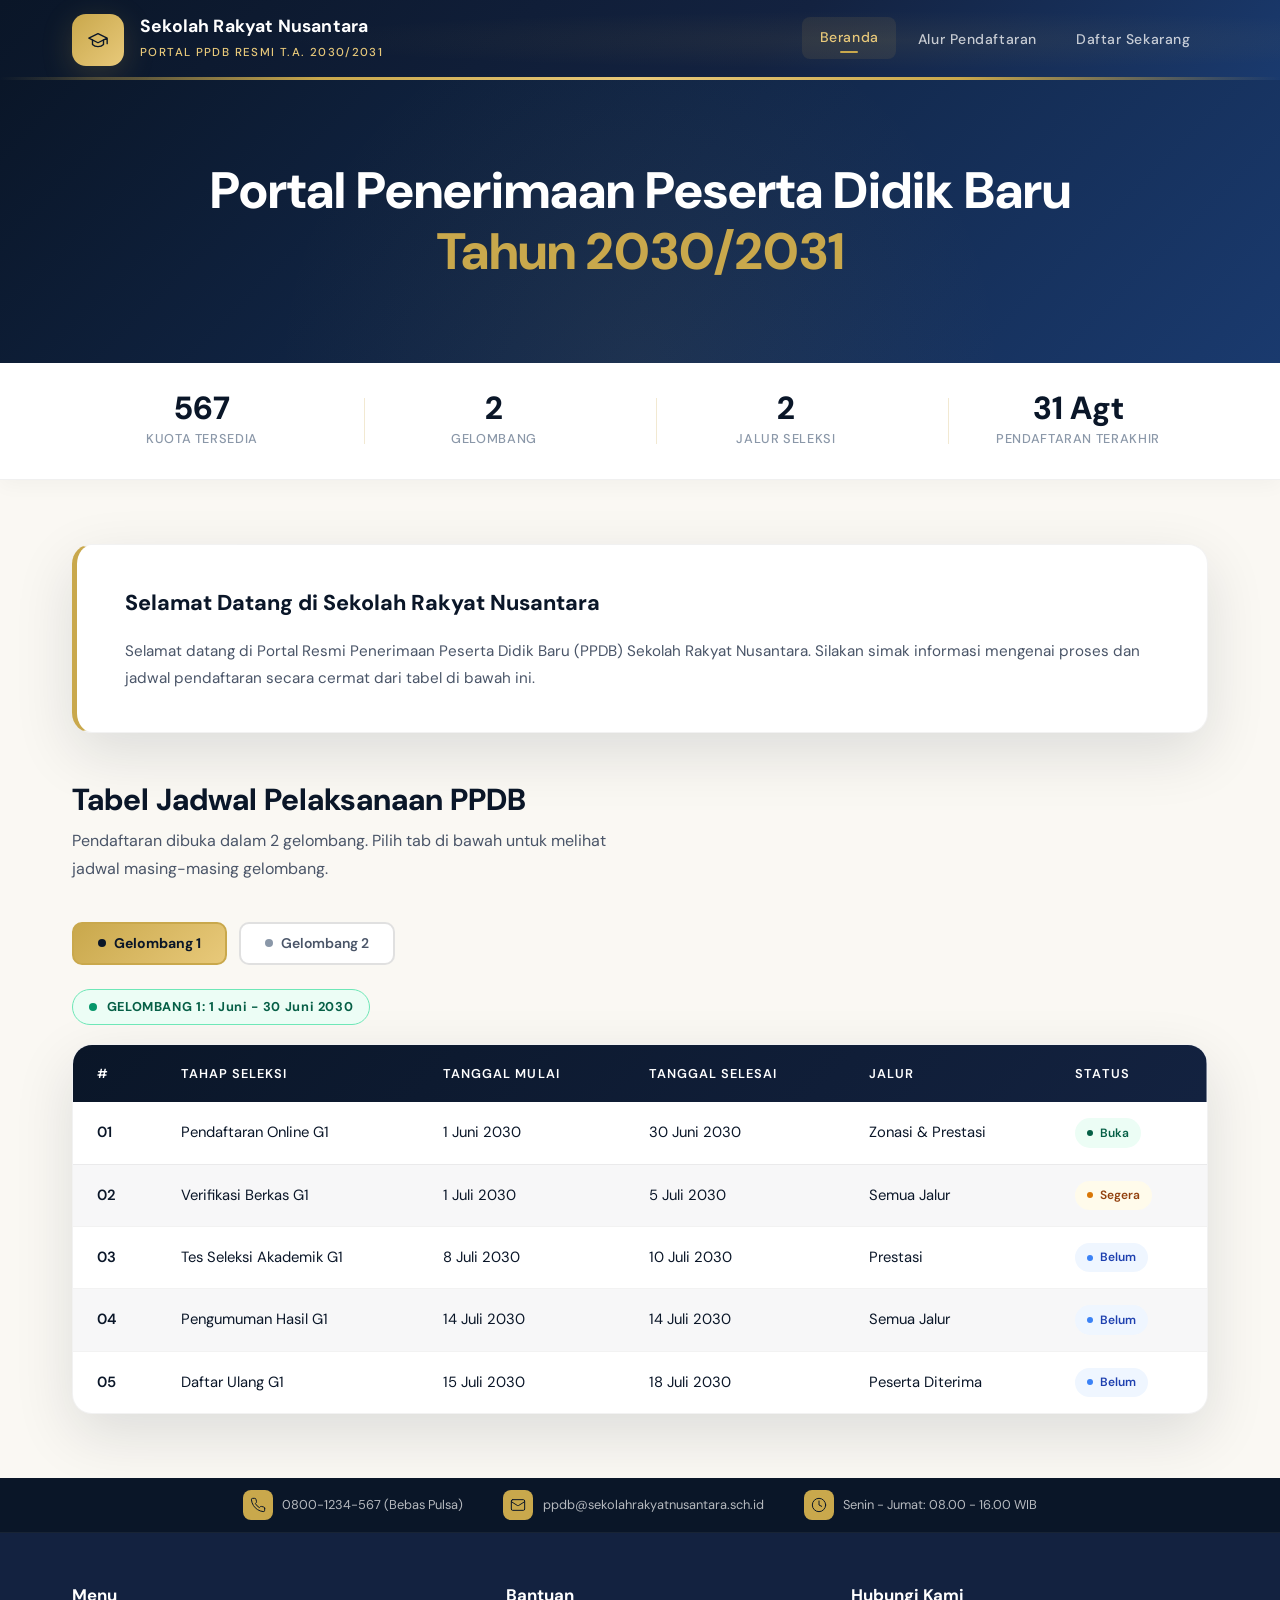
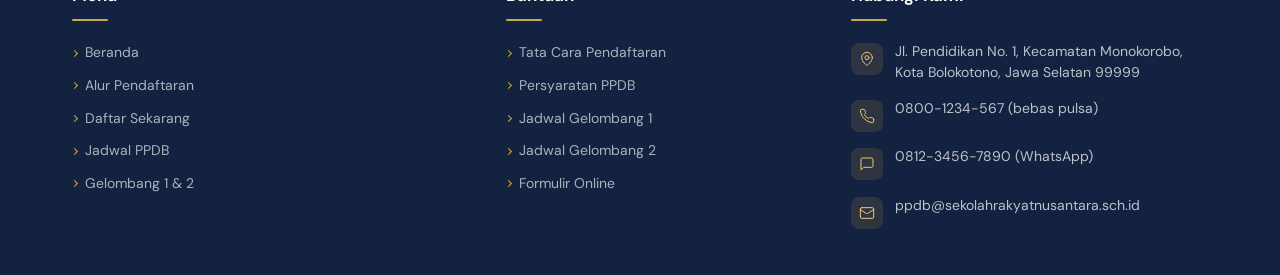
<file: index.html>
<!doctype html>
<html lang="id">
  <head>
    <meta charset="UTF-8" />
    <meta name="viewport" content="width=device-width, initial-scale=1.0" />
    <title>PPDB - Sekolah Rakyat Nusantara</title>
    <link rel="stylesheet" href="asset/css/style.css" />
  </head>
  <body>
    <header>
      <div class="header-inner">
        <div class="logo-wrap">
          <div class="logo-icon">
            <svg
              width="22"
              height="22"
              viewBox="0 0 24 24"
              fill="none"
              stroke="currentColor"
              stroke-width="1.5"
              stroke-linecap="round"
              stroke-linejoin="round"
            >
              <path d="M22 10v6M2 10l10-5 10 5-10 5z" />
              <path d="M6 12v5c3 3 9 3 12 0v-5" />
            </svg>
          </div>
          <div class="logo-text">
            <h1>Sekolah Rakyat Nusantara</h1>
            <span>Portal PPDB Resmi T.A. 2030/2031</span>
          </div>
        </div>
        <nav>
          <a href="index.html" class="active">Beranda</a>
          <a href="alur.html">Alur Pendaftaran</a>
          <a href="form.html">Daftar Sekarang</a>
        </nav>
      </div>
    </header>

    <section class="hero">
      <h2 class="fade-in">
        Portal Penerimaan Peserta Didik Baru<br /><em>Tahun 2030/2031</em>
      </h2>
    </section>

    <div class="stats-bar">
      <div class="stats-inner">
        <div class="stat-item">
          <div class="stat-number">567</div>
          <div class="stat-label">Kuota Tersedia</div>
        </div>
        <div class="stat-item">
          <div class="stat-number">2</div>
          <div class="stat-label">Gelombang</div>
        </div>
        <div class="stat-item">
          <div class="stat-number">2</div>
          <div class="stat-label">Jalur Seleksi</div>
        </div>
        <div class="stat-item">
          <div class="stat-number">31 Agt</div>
          <div class="stat-label">Pendaftaran Terakhir</div>
        </div>
      </div>
    </div>

    <main id="jadwal">
      <article class="welcome-card fade-in">
        <h3>Selamat Datang di Sekolah Rakyat Nusantara</h3>
        <p>
          Selamat datang di Portal Resmi Penerimaan Peserta Didik Baru (PPDB)
          Sekolah Rakyat Nusantara. Silakan simak informasi mengenai proses dan
          jadwal pendaftaran secara cermat dari tabel di bawah ini.
        </p>
      </article>

      <div class="section-header fade-in">
        <h3>Tabel Jadwal Pelaksanaan PPDB</h3>
        <p>
          Pendaftaran dibuka dalam 2 gelombang. Pilih tab di bawah untuk melihat
          jadwal masing-masing gelombang.
        </p>
      </div>

      <div class="tab-group">
        <button class="tab-btn active" id="tab1" onclick="switchTab(1)">
          Gelombang 1
        </button>
        <button class="tab-btn" id="tab2" onclick="switchTab(2)">
          Gelombang 2
        </button>
      </div>

      <div class="tab-panel active" id="panel1">
        <div class="gelombang-label g1">GELOMBANG 1: 1 Juni - 30 Juni 2030</div>
        <div class="table-card">
          <table>
            <thead>
              <tr>
                <th>#</th>
                <th>Tahap Seleksi</th>
                <th>Tanggal Mulai</th>
                <th>Tanggal Selesai</th>
                <th>Jalur</th>
                <th>Status</th>
              </tr>
            </thead>
            <tbody>
              <tr>
                <td>01</td>
                <td>Pendaftaran Online G1</td>
                <td>1 Juni 2030</td>
                <td>30 Juni 2030</td>
                <td>Zonasi & Prestasi</td>
                <td><span class="badge-status badge-open">Buka</span></td>
              </tr>
              <tr>
                <td>02</td>
                <td>Verifikasi Berkas G1</td>
                <td>1 Juli 2030</td>
                <td>5 Juli 2030</td>
                <td>Semua Jalur</td>
                <td><span class="badge-status badge-soon">Segera</span></td>
              </tr>
              <tr>
                <td>03</td>
                <td>Tes Seleksi Akademik G1</td>
                <td>8 Juli 2030</td>
                <td>10 Juli 2030</td>
                <td>Prestasi</td>
                <td><span class="badge-status badge-coming">Belum</span></td>
              </tr>
              <tr>
                <td>04</td>
                <td>Pengumuman Hasil G1</td>
                <td>14 Juli 2030</td>
                <td>14 Juli 2030</td>
                <td>Semua Jalur</td>
                <td><span class="badge-status badge-coming">Belum</span></td>
              </tr>
              <tr>
                <td>05</td>
                <td>Daftar Ulang G1</td>
                <td>15 Juli 2030</td>
                <td>18 Juli 2030</td>
                <td>Peserta Diterima</td>
                <td><span class="badge-status badge-coming">Belum</span></td>
              </tr>
            </tbody>
          </table>
        </div>
      </div>

      <div class="tab-panel" id="panel2">
        <div class="gelombang-label g2">
          GELOMBANG 2: 1 Agustus - 31 Agustus 2030
        </div>
        <div class="table-card">
          <table>
            <thead>
              <tr>
                <th>#</th>
                <th>Tahap Seleksi</th>
                <th>Tanggal Mulai</th>
                <th>Tanggal Selesai</th>
                <th>Jalur</th>
                <th>Status</th>
              </tr>
            </thead>
            <tbody>
              <tr>
                <td>01</td>
                <td>Pendaftaran Online G2</td>
                <td>1 Agustus 2030</td>
                <td>31 Agustus 2030</td>
                <td>Zonasi & Prestasi</td>
                <td><span class="badge-status badge-coming">Belum</span></td>
              </tr>
              <tr>
                <td>02</td>
                <td>Verifikasi Berkas G2</td>
                <td>1 Sept 2030</td>
                <td>5 Sept 2030</td>
                <td>Semua Jalur</td>
                <td><span class="badge-status badge-coming">Belum</span></td>
              </tr>
              <tr>
                <td>03</td>
                <td>Tes Seleksi Akademik G2</td>
                <td>8 Sept 2030</td>
                <td>10 Sept 2030</td>
                <td>Prestasi</td>
                <td><span class="badge-status badge-coming">Belum</span></td>
              </tr>
              <tr>
                <td>04</td>
                <td>Pengumuman Hasil G2</td>
                <td>15 Sept 2030</td>
                <td>15 Sept 2030</td>
                <td>Semua Jalur</td>
                <td><span class="badge-status badge-coming">Belum</span></td>
              </tr>
              <tr>
                <td>05</td>
                <td>Daftar Ulang G2</td>
                <td>16 Sept 2030</td>
                <td>19 Sept 2030</td>
                <td>Peserta Diterima</td>
                <td><span class="badge-status badge-coming">Belum</span></td>
              </tr>
            </tbody>
          </table>
        </div>
      </div>
    </main>

    <footer>
      <div class="footer-topbar">
        <div class="footer-topbar-inner">
          <div class="footer-topbar-item">
            <div class="tbi">
              <svg
                width="16"
                height="16"
                viewBox="0 0 24 24"
                fill="none"
                stroke="currentColor"
                stroke-width="1.5"
                stroke-linecap="round"
                stroke-linejoin="round"
              >
                <path
                  d="M22 16.92v3a2 2 0 0 1-2.18 2 19.79 19.79 0 0 1-8.63-3.07 19.5 19.5 0 0 1-5.99-5.99 19.79 19.79 0 0 1-3.07-8.63A2 2 0 0 1 4 2h3a2 2 0 0 1 2 1.72c.127.96.361 1.903.7 2.81a2 2 0 0 1-.45 2.11L8.09 9.91a16 16 0 0 0 6 6l1.27-1.27a2 2 0 0 1 2.11-.45c.907.339 1.85.573 2.81.7A2 2 0 0 1 22 16.92z"
                />
              </svg>
            </div>
            <span>0800-1234-567 (Bebas Pulsa)</span>
          </div>
          <div class="footer-topbar-item">
            <div class="tbi">
              <svg
                width="16"
                height="16"
                viewBox="0 0 24 24"
                fill="none"
                stroke="currentColor"
                stroke-width="1.5"
                stroke-linecap="round"
                stroke-linejoin="round"
              >
                <rect x="2" y="4" width="20" height="16" rx="2" />
                <path d="m22 7-8.97 5.7a1.94 1.94 0 0 1-2.06 0L2 7" />
              </svg>
            </div>
            <span>ppdb@sekolahrakyatnusantara.sch.id</span>
          </div>
          <div class="footer-topbar-item">
            <div class="tbi">
              <svg
                width="16"
                height="16"
                viewBox="0 0 24 24"
                fill="none"
                stroke="currentColor"
                stroke-width="1.5"
                stroke-linecap="round"
                stroke-linejoin="round"
              >
                <circle cx="12" cy="12" r="10" />
                <polyline points="12 6 12 12 16 14" />
              </svg>
            </div>
            <span>Senin - Jumat: 08.00 - 16.00 WIB</span>
          </div>
        </div>
      </div>
      <div class="footer-body">
        <div class="footer-col">
          <h5>Menu</h5>
          <ul class="footer-nav-list">
            <li><a href="index.html">Beranda</a></li>
            <li><a href="alur.html">Alur Pendaftaran</a></li>
            <li><a href="form.html">Daftar Sekarang</a></li>
            <li><a href="index.html#jadwal">Jadwal PPDB</a></li>
            <li><a href="form.html">Gelombang 1 & 2</a></li>
          </ul>
        </div>
        <div class="footer-col">
          <h5>Bantuan</h5>
          <ul class="footer-help-list">
            <li><a href="alur.html">Tata Cara Pendaftaran</a></li>
            <li><a href="alur.html">Persyaratan PPDB</a></li>
            <li><a href="index.html#jadwal">Jadwal Gelombang 1</a></li>
            <li><a href="index.html#jadwal">Jadwal Gelombang 2</a></li>
            <li><a href="form.html">Formulir Online</a></li>
          </ul>
        </div>
        <div class="footer-col">
          <h5>Hubungi Kami</h5>
          <div class="footer-contact-item">
            <div class="fci-icon">
              <svg
                width="16"
                height="16"
                viewBox="0 0 24 24"
                fill="none"
                stroke="currentColor"
                stroke-width="1.5"
                stroke-linecap="round"
                stroke-linejoin="round"
              >
                <path d="M20 10c0 6-8 12-8 12s-8-6-8-12a8 8 0 0 1 16 0Z" />
                <circle cx="12" cy="10" r="3" />
              </svg>
            </div>
            <span
              >Jl. Pendidikan No. 1, Kecamatan Monokorobo,<br />Kota Bolokotono,
              Jawa Selatan 99999</span
            >
          </div>
          <div class="footer-contact-item">
            <div class="fci-icon">
              <svg
                width="16"
                height="16"
                viewBox="0 0 24 24"
                fill="none"
                stroke="currentColor"
                stroke-width="1.5"
                stroke-linecap="round"
                stroke-linejoin="round"
              >
                <path
                  d="M22 16.92v3a2 2 0 0 1-2.18 2 19.79 19.79 0 0 1-8.63-3.07 19.5 19.5 0 0 1-5.99-5.99 19.79 19.79 0 0 1-3.07-8.63A2 2 0 0 1 4 2h3a2 2 0 0 1 2 1.72c.127.96.361 1.903.7 2.81a2 2 0 0 1-.45 2.11L8.09 9.91a16 16 0 0 0 6 6l1.27-1.27a2 2 0 0 1 2.11-.45c.907.339 1.85.573 2.81.7A2 2 0 0 1 22 16.92z"
                />
              </svg>
            </div>
            <a>0800-1234-567 (bebas pulsa)</a>
          </div>
          <div class="footer-contact-item">
            <div class="fci-icon">
              <svg
                width="16"
                height="16"
                viewBox="0 0 24 24"
                fill="none"
                stroke="currentColor"
                stroke-width="1.5"
                stroke-linecap="round"
                stroke-linejoin="round"
              >
                <path
                  d="M21 15a2 2 0 0 1-2 2H7l-4 4V5a2 2 0 0 1 2-2h14a2 2 0 0 1 2 2z"
                />
              </svg>
            </div>
            <a>0812-3456-7890 (WhatsApp)</a>
          </div>
          <div class="footer-contact-item">
            <div class="fci-icon">
              <svg
                width="16"
                height="16"
                viewBox="0 0 24 24"
                fill="none"
                stroke="currentColor"
                stroke-width="1.5"
                stroke-linecap="round"
                stroke-linejoin="round"
              >
                <rect x="2" y="4" width="20" height="16" rx="2" />
                <path d="m22 7-8.97 5.7a1.94 1.94 0 0 1-2.06 0L2 7" />
              </svg>
            </div>
            <a>ppdb@sekolahrakyatnusantara.sch.id</a>
          </div>
        </div>
      </div>
    </footer>

    <div id="notification" class="notification"></div>
    <script src="asset/javascript/script.js"></script>
  </body>
</html>
</file>
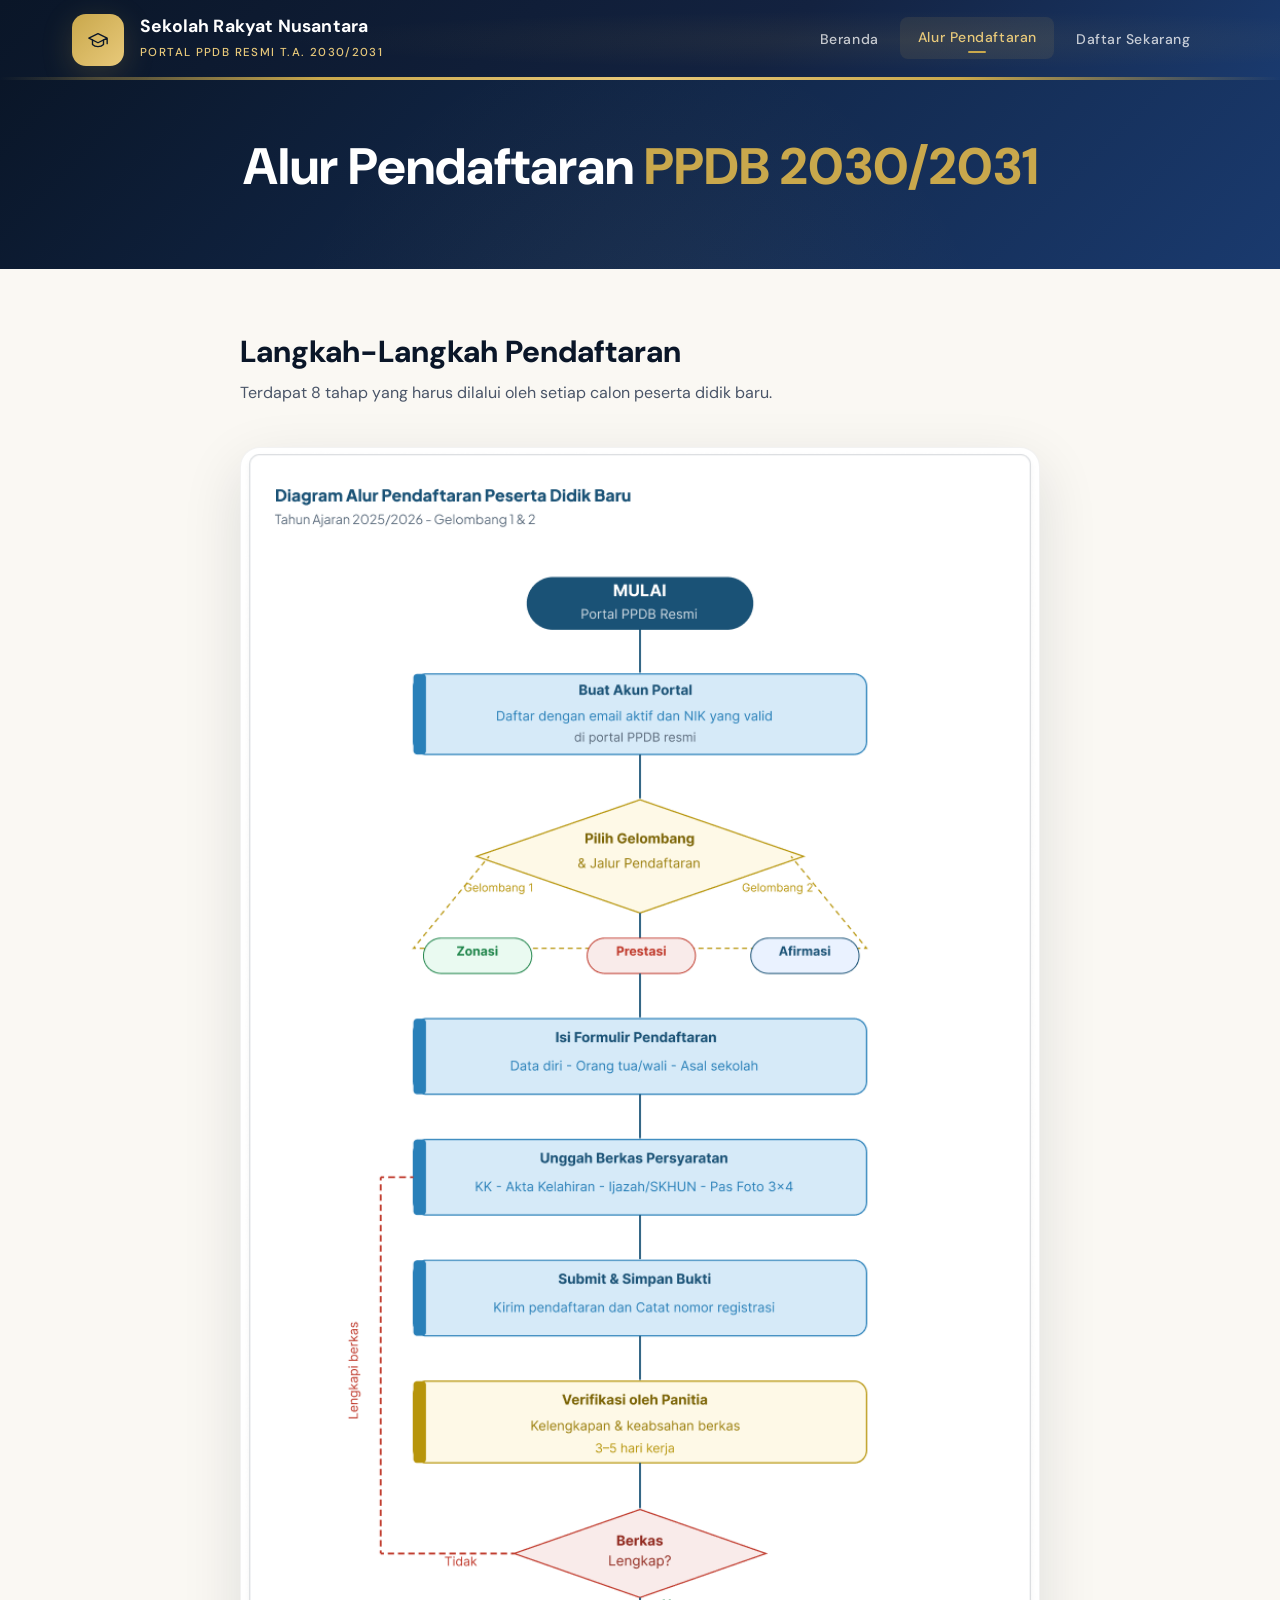
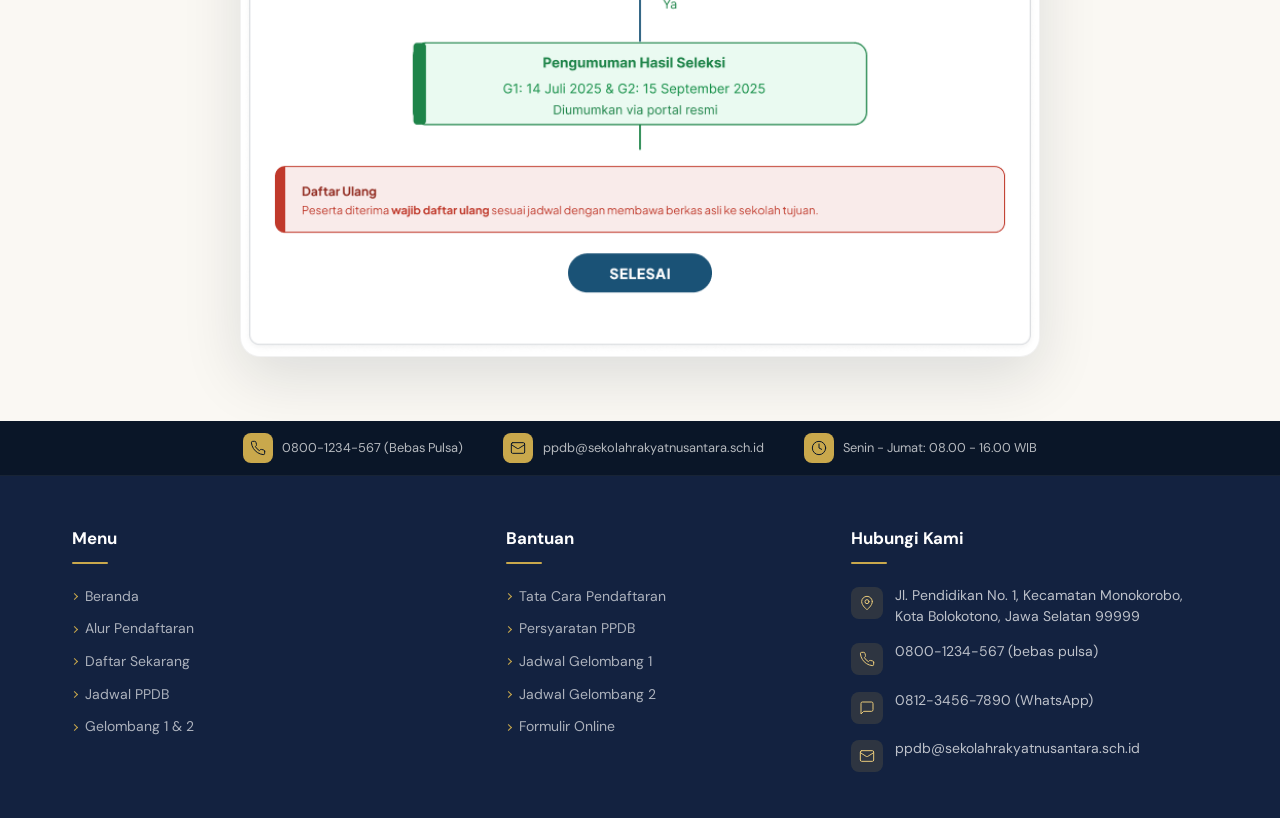
<file: alur.html>
<!doctype html>
<html lang="id">
  <head>
    <meta charset="UTF-8" />
    <meta name="viewport" content="width=device-width, initial-scale=1.0" />
    <title>Alur Pendaftaran - PPDB Sekolah Rakyat Nusantara</title>
    <link rel="stylesheet" href="asset/css/style.css" />
  </head>
  <body>
    <header>
      <div class="header-inner">
        <div class="logo-wrap">
          <div class="logo-icon">
            <svg
              width="22"
              height="22"
              viewBox="0 0 24 24"
              fill="none"
              stroke="currentColor"
              stroke-width="1.5"
              stroke-linecap="round"
              stroke-linejoin="round"
            >
              <path d="M22 10v6M2 10l10-5 10 5-10 5z" />
              <path d="M6 12v5c3 3 9 3 12 0v-5" />
            </svg>
          </div>
          <div class="logo-text">
            <h1>Sekolah Rakyat Nusantara</h1>
            <span>Portal PPDB Resmi T.A. 2030/2031</span>
          </div>
        </div>
        <nav>
          <a href="index.html">Beranda</a>
          <a href="alur.html" class="active">Alur Pendaftaran</a>
          <a href="form.html">Daftar Sekarang</a>
        </nav>
      </div>
    </header>

    <section class="hero mini">
      <h2 class="fade-in">Alur Pendaftaran <em>PPDB 2030/2031</em></h2>
    </section>

    <main>
      <div class="alur-grid">
        <div>
          <div class="section-header">
            <h3>Langkah-Langkah Pendaftaran</h3>
            <p>
              Terdapat 8 tahap yang harus dilalui oleh setiap calon peserta
              didik baru.
            </p>
          </div>

          <!-- Gambar ilustrasi dari folder asset/img/ -->
          <div class="alur-image-card">
            <img
              src="asset/gambar/gambar1.png"
              alt="Diagram Alur Pendaftaran PPDB Sekolah Rakyat Nusantara"
              onerror="
                this.style.display = 'none';
                document.getElementById('img-fallback').style.display = 'flex';
              "
            />
          </div>
        </div>
      </div>
    </main>

    <footer>
      <div class="footer-topbar">
        <div class="footer-topbar-inner">
          <div class="footer-topbar-item">
            <div class="tbi">
              <svg
                width="16"
                height="16"
                viewBox="0 0 24 24"
                fill="none"
                stroke="currentColor"
                stroke-width="1.5"
                stroke-linecap="round"
                stroke-linejoin="round"
              >
                <path
                  d="M22 16.92v3a2 2 0 0 1-2.18 2 19.79 19.79 0 0 1-8.63-3.07 19.5 19.5 0 0 1-5.99-5.99 19.79 19.79 0 0 1-3.07-8.63A2 2 0 0 1 4 2h3a2 2 0 0 1 2 1.72c.127.96.361 1.903.7 2.81a2 2 0 0 1-.45 2.11L8.09 9.91a16 16 0 0 0 6 6l1.27-1.27a2 2 0 0 1 2.11-.45c.907.339 1.85.573 2.81.7A2 2 0 0 1 22 16.92z"
                />
              </svg>
            </div>
            <span>0800-1234-567 (Bebas Pulsa)</span>
          </div>
          <div class="footer-topbar-item">
            <div class="tbi">
              <svg
                width="16"
                height="16"
                viewBox="0 0 24 24"
                fill="none"
                stroke="currentColor"
                stroke-width="1.5"
                stroke-linecap="round"
                stroke-linejoin="round"
              >
                <rect x="2" y="4" width="20" height="16" rx="2" />
                <path d="m22 7-8.97 5.7a1.94 1.94 0 0 1-2.06 0L2 7" />
              </svg>
            </div>
            <span>ppdb@sekolahrakyatnusantara.sch.id</span>
          </div>
          <div class="footer-topbar-item">
            <div class="tbi">
              <svg
                width="16"
                height="16"
                viewBox="0 0 24 24"
                fill="none"
                stroke="currentColor"
                stroke-width="1.5"
                stroke-linecap="round"
                stroke-linejoin="round"
              >
                <circle cx="12" cy="12" r="10" />
                <polyline points="12 6 12 12 16 14" />
              </svg>
            </div>
            <span>Senin - Jumat: 08.00 - 16.00 WIB</span>
          </div>
        </div>
      </div>
      <div class="footer-body">
        <div class="footer-col">
          <h5>Menu</h5>
          <ul class="footer-nav-list">
            <li><a href="index.html">Beranda</a></li>
            <li><a href="alur.html">Alur Pendaftaran</a></li>
            <li><a href="form.html">Daftar Sekarang</a></li>
            <li><a href="index.html#jadwal">Jadwal PPDB</a></li>
            <li><a href="form.html">Gelombang 1 & 2</a></li>
          </ul>
        </div>
        <div class="footer-col">
          <h5>Bantuan</h5>
          <ul class="footer-help-list">
            <li><a href="alur.html">Tata Cara Pendaftaran</a></li>
            <li><a href="alur.html">Persyaratan PPDB</a></li>
            <li><a href="index.html#jadwal">Jadwal Gelombang 1</a></li>
            <li><a href="index.html#jadwal">Jadwal Gelombang 2</a></li>
            <li><a href="form.html">Formulir Online</a></li>
          </ul>
        </div>
        <div class="footer-col">
          <h5>Hubungi Kami</h5>
          <div class="footer-contact-item">
            <div class="fci-icon">
              <svg
                width="16"
                height="16"
                viewBox="0 0 24 24"
                fill="none"
                stroke="currentColor"
                stroke-width="1.5"
                stroke-linecap="round"
                stroke-linejoin="round"
              >
                <path d="M20 10c0 6-8 12-8 12s-8-6-8-12a8 8 0 0 1 16 0Z" />
                <circle cx="12" cy="10" r="3" />
              </svg>
            </div>
            <span
              >Jl. Pendidikan No. 1, Kecamatan Monokorobo,<br />Kota Bolokotono,
              Jawa Selatan 99999</span
            >
          </div>
          <div class="footer-contact-item">
            <div class="fci-icon">
              <svg
                width="16"
                height="16"
                viewBox="0 0 24 24"
                fill="none"
                stroke="currentColor"
                stroke-width="1.5"
                stroke-linecap="round"
                stroke-linejoin="round"
              >
                <path
                  d="M22 16.92v3a2 2 0 0 1-2.18 2 19.79 19.79 0 0 1-8.63-3.07 19.5 19.5 0 0 1-5.99-5.99 19.79 19.79 0 0 1-3.07-8.63A2 2 0 0 1 4 2h3a2 2 0 0 1 2 1.72c.127.96.361 1.903.7 2.81a2 2 0 0 1-.45 2.11L8.09 9.91a16 16 0 0 0 6 6l1.27-1.27a2 2 0 0 1 2.11-.45c.907.339 1.85.573 2.81.7A2 2 0 0 1 22 16.92z"
                />
              </svg>
            </div>
            <a>0800-1234-567 (bebas pulsa)</a>
          </div>
          <div class="footer-contact-item">
            <div class="fci-icon">
              <svg
                width="16"
                height="16"
                viewBox="0 0 24 24"
                fill="none"
                stroke="currentColor"
                stroke-width="1.5"
                stroke-linecap="round"
                stroke-linejoin="round"
              >
                <path
                  d="M21 15a2 2 0 0 1-2 2H7l-4 4V5a2 2 0 0 1 2-2h14a2 2 0 0 1 2 2z"
                />
              </svg>
            </div>
            <a>0812-3456-7890 (WhatsApp)</a>
          </div>
          <div class="footer-contact-item">
            <div class="fci-icon">
              <svg
                width="16"
                height="16"
                viewBox="0 0 24 24"
                fill="none"
                stroke="currentColor"
                stroke-width="1.5"
                stroke-linecap="round"
                stroke-linejoin="round"
              >
                <rect x="2" y="4" width="20" height="16" rx="2" />
                <path d="m22 7-8.97 5.7a1.94 1.94 0 0 1-2.06 0L2 7" />
              </svg>
            </div>
            <a>ppdb@sekolahrakyatnusantara.sch.id</a>
          </div>
        </div>
      </div>
    </footer>

    <div id="notification" class="notification"></div>
    <script src="asset/javascript/script.js"></script>
  </body>
</html>
</file>
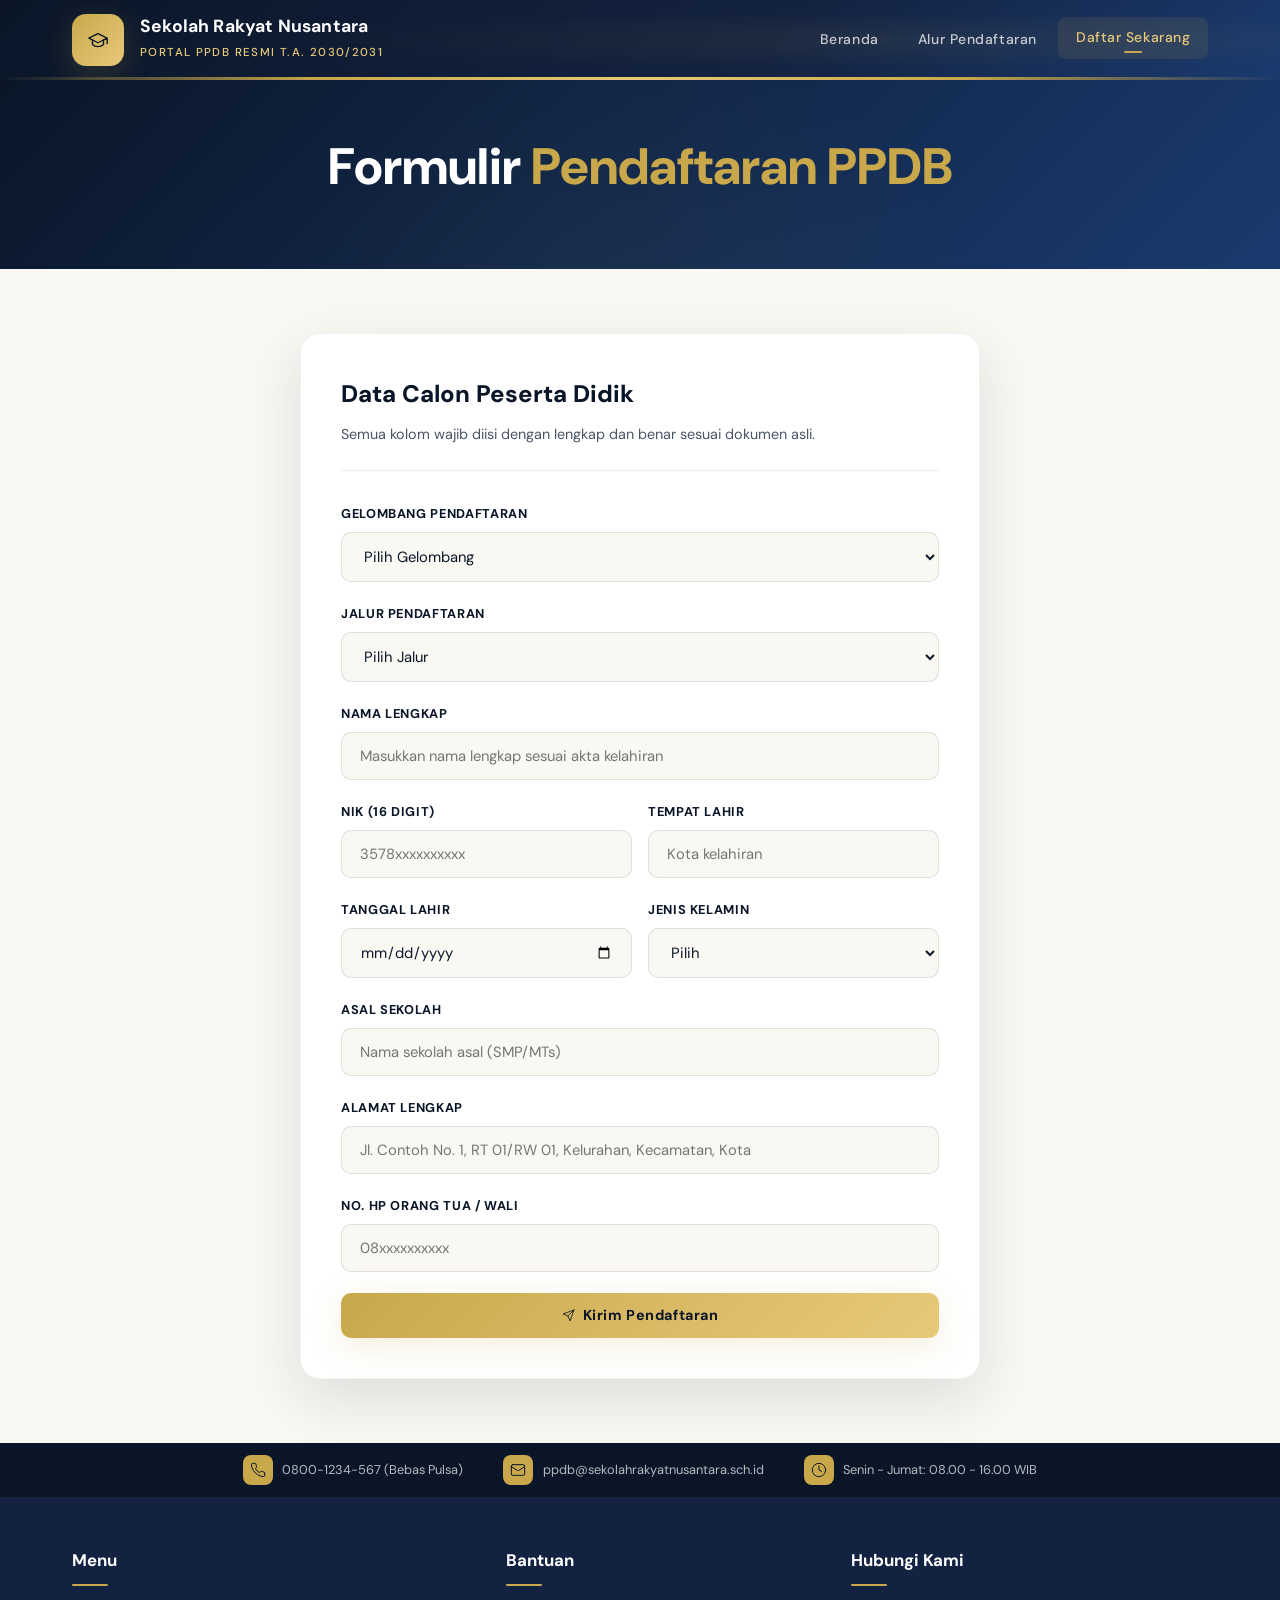
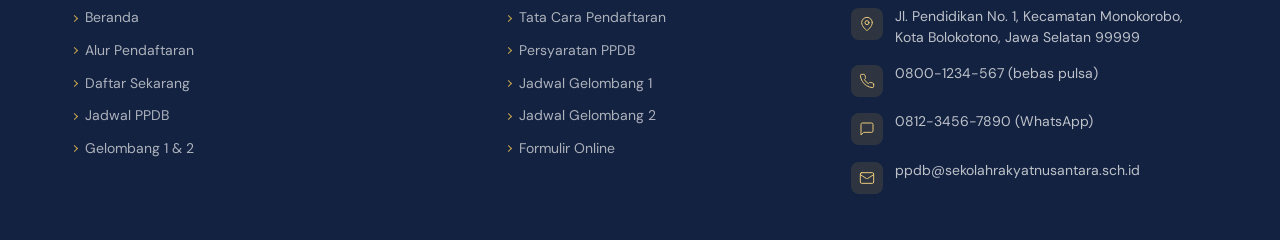
<file: form.html>
<!doctype html>
<html lang="id">
  <head>
    <meta charset="UTF-8" />
    <meta name="viewport" content="width=device-width, initial-scale=1.0" />
    <title>Form Pendaftaran - PPDB Sekolah Rakyat Nusantara</title>
    <link rel="stylesheet" href="asset/css/style.css" />
  </head>
  <body>
    <header>
      <div class="header-inner">
        <div class="logo-wrap">
          <div class="logo-icon">
            <svg
              width="22"
              height="22"
              viewBox="0 0 24 24"
              fill="none"
              stroke="currentColor"
              stroke-width="1.5"
              stroke-linecap="round"
              stroke-linejoin="round"
            >
              <path d="M22 10v6M2 10l10-5 10 5-10 5z" />
              <path d="M6 12v5c3 3 9 3 12 0v-5" />
            </svg>
          </div>
          <div class="logo-text">
            <h1>Sekolah Rakyat Nusantara</h1>
            <span>Portal PPDB Resmi T.A. 2030/2031</span>
          </div>
        </div>
        <nav>
          <a href="index.html">Beranda</a>
          <a href="alur.html">Alur Pendaftaran</a>
          <a href="form.html" class="active">Daftar Sekarang</a>
        </nav>
      </div>
    </header>

    <section class="hero mini">
      <h2 class="fade-in">Formulir <em>Pendaftaran PPDB</em></h2>
    </section>

    <main>
      <div class="form-layout">
        <div class="form-card fade-in">
          <h2 class="form-title">Data Calon Peserta Didik</h2>
          <p class="form-subtitle">
            Semua kolom wajib diisi dengan lengkap dan benar sesuai dokumen
            asli.
          </p>

          <form id="ppdb-form">
            <div class="form-group">
              <label for="gelombang">Gelombang Pendaftaran</label>
              <select
                id="gelombang"
                name="gelombang"
                onchange="updateGelombangInfo()"
              >
                <option value="">Pilih Gelombang</option>
                <option value="1">Gelombang 1 (1 Juni - 30 Juni 2030)</option>
                <option value="2">
                  Gelombang 2 (1 Agustus - 31 Agustus 2030)
                </option>
              </select>
              <div id="gelombang-info" class="gelombang-info-box"></div>
            </div>

            <div class="form-group">
              <label for="jalur">Jalur Pendaftaran</label>
              <select id="jalur" name="jalur">
                <option value="">Pilih Jalur</option>
                <option value="Zonasi">
                  Zonasi (berdasarkan domisili / jarak)
                </option>
                <option value="Prestasi">
                  Prestasi (nilai rapor / kejuaraan)
                </option>
              </select>
            </div>

            <div class="form-group">
              <label for="nama">Nama Lengkap</label>
              <input
                type="text"
                id="nama"
                name="nama"
                placeholder="Masukkan nama lengkap sesuai akta kelahiran"
                autocomplete="name"
              />
            </div>

            <div class="form-row">
              <div class="form-group">
                <label for="nik">NIK (16 Digit)</label>
                <input
                  type="number"
                  id="nik"
                  name="nik"
                  placeholder="3578xxxxxxxxxx"
                />
              </div>
              <div class="form-group">
                <label for="tempat_lahir">Tempat Lahir</label>
                <input
                  type="text"
                  id="tempat_lahir"
                  name="tempat_lahir"
                  placeholder="Kota kelahiran"
                />
              </div>
            </div>

            <div class="form-row">
              <div class="form-group">
                <label for="tgl_lahir">Tanggal Lahir</label>
                <input type="date" id="tgl_lahir" name="tgl_lahir" />
              </div>
              <div class="form-group">
                <label for="jenis_kelamin">Jenis Kelamin</label>
                <select id="jenis_kelamin" name="jenis_kelamin">
                  <option value="">Pilih</option>
                  <option value="L">Laki-laki</option>
                  <option value="P">Perempuan</option>
                </select>
              </div>
            </div>

            <div class="form-group">
              <label for="asal_sekolah">Asal Sekolah</label>
              <input
                type="text"
                id="asal_sekolah"
                name="asal_sekolah"
                placeholder="Nama sekolah asal (SMP/MTs)"
              />
            </div>

            <div class="form-group">
              <label for="alamat">Alamat Lengkap</label>
              <input
                type="text"
                id="alamat"
                name="alamat"
                placeholder="Jl. Contoh No. 1, RT 01/RW 01, Kelurahan, Kecamatan, Kota"
              />
            </div>

            <div class="form-group">
              <label for="hp_wali">No. HP Orang Tua / Wali</label>
              <input
                type="tel"
                id="hp_wali"
                name="hp_wali"
                placeholder="08xxxxxxxxxx"
              />
            </div>

            <button type="button" class="btn btn-full" onclick="handleSubmit()">
              <svg
                width="13"
                height="13"
                viewBox="0 0 24 24"
                fill="none"
                stroke="currentColor"
                stroke-width="1.5"
                stroke-linecap="round"
                stroke-linejoin="round"
              >
                <line x1="22" y1="2" x2="11" y2="13" />
                <polygon points="22 2 15 22 11 13 2 9 22 2" />
              </svg>
              Kirim Pendaftaran
            </button>
          </form>
        </div>
      </div>
    </main>

    <footer>
      <div class="footer-topbar">
        <div class="footer-topbar-inner">
          <div class="footer-topbar-item">
            <div class="tbi">
              <svg
                width="16"
                height="16"
                viewBox="0 0 24 24"
                fill="none"
                stroke="currentColor"
                stroke-width="1.5"
                stroke-linecap="round"
                stroke-linejoin="round"
              >
                <path
                  d="M22 16.92v3a2 2 0 0 1-2.18 2 19.79 19.79 0 0 1-8.63-3.07 19.5 19.5 0 0 1-5.99-5.99 19.79 19.79 0 0 1-3.07-8.63A2 2 0 0 1 4 2h3a2 2 0 0 1 2 1.72c.127.96.361 1.903.7 2.81a2 2 0 0 1-.45 2.11L8.09 9.91a16 16 0 0 0 6 6l1.27-1.27a2 2 0 0 1 2.11-.45c.907.339 1.85.573 2.81.7A2 2 0 0 1 22 16.92z"
                />
              </svg>
            </div>
            <span>0800-1234-567 (Bebas Pulsa)</span>
          </div>
          <div class="footer-topbar-item">
            <div class="tbi">
              <svg
                width="16"
                height="16"
                viewBox="0 0 24 24"
                fill="none"
                stroke="currentColor"
                stroke-width="1.5"
                stroke-linecap="round"
                stroke-linejoin="round"
              >
                <rect x="2" y="4" width="20" height="16" rx="2" />
                <path d="m22 7-8.97 5.7a1.94 1.94 0 0 1-2.06 0L2 7" />
              </svg>
            </div>
            <span>ppdb@sekolahrakyatnusantara.sch.id</span>
          </div>
          <div class="footer-topbar-item">
            <div class="tbi">
              <svg
                width="16"
                height="16"
                viewBox="0 0 24 24"
                fill="none"
                stroke="currentColor"
                stroke-width="1.5"
                stroke-linecap="round"
                stroke-linejoin="round"
              >
                <circle cx="12" cy="12" r="10" />
                <polyline points="12 6 12 12 16 14" />
              </svg>
            </div>
            <span>Senin - Jumat: 08.00 - 16.00 WIB</span>
          </div>
        </div>
      </div>
      <div class="footer-body">
        <div class="footer-col">
          <h5>Menu</h5>
          <ul class="footer-nav-list">
            <li><a href="index.html">Beranda</a></li>
            <li><a href="alur.html">Alur Pendaftaran</a></li>
            <li><a href="form.html">Daftar Sekarang</a></li>
            <li><a href="index.html#jadwal">Jadwal PPDB</a></li>
            <li><a href="form.html">Gelombang 1 & 2</a></li>
          </ul>
        </div>
        <div class="footer-col">
          <h5>Bantuan</h5>
          <ul class="footer-help-list">
            <li><a href="alur.html">Tata Cara Pendaftaran</a></li>
            <li><a href="alur.html">Persyaratan PPDB</a></li>
            <li><a href="index.html#jadwal">Jadwal Gelombang 1</a></li>
            <li><a href="index.html#jadwal">Jadwal Gelombang 2</a></li>
            <li><a href="form.html">Formulir Online</a></li>
          </ul>
        </div>
        <div class="footer-col">
          <h5>Hubungi Kami</h5>
          <div class="footer-contact-item">
            <div class="fci-icon">
              <svg
                width="16"
                height="16"
                viewBox="0 0 24 24"
                fill="none"
                stroke="currentColor"
                stroke-width="1.5"
                stroke-linecap="round"
                stroke-linejoin="round"
              >
                <path d="M20 10c0 6-8 12-8 12s-8-6-8-12a8 8 0 0 1 16 0Z" />
                <circle cx="12" cy="10" r="3" />
              </svg>
            </div>
            <span
              >Jl. Pendidikan No. 1, Kecamatan Monokorobo,<br />Kota Bolokotono,
              Jawa Selatan 99999</span
            >
          </div>
          <div class="footer-contact-item">
            <div class="fci-icon">
              <svg
                width="16"
                height="16"
                viewBox="0 0 24 24"
                fill="none"
                stroke="currentColor"
                stroke-width="1.5"
                stroke-linecap="round"
                stroke-linejoin="round"
              >
                <path
                  d="M22 16.92v3a2 2 0 0 1-2.18 2 19.79 19.79 0 0 1-8.63-3.07 19.5 19.5 0 0 1-5.99-5.99 19.79 19.79 0 0 1-3.07-8.63A2 2 0 0 1 4 2h3a2 2 0 0 1 2 1.72c.127.96.361 1.903.7 2.81a2 2 0 0 1-.45 2.11L8.09 9.91a16 16 0 0 0 6 6l1.27-1.27a2 2 0 0 1 2.11-.45c.907.339 1.85.573 2.81.7A2 2 0 0 1 22 16.92z"
                />
              </svg>
            </div>
            <a>0800-1234-567 (bebas pulsa)</a>
          </div>
          <div class="footer-contact-item">
            <div class="fci-icon">
              <svg
                width="16"
                height="16"
                viewBox="0 0 24 24"
                fill="none"
                stroke="currentColor"
                stroke-width="1.5"
                stroke-linecap="round"
                stroke-linejoin="round"
              >
                <path
                  d="M21 15a2 2 0 0 1-2 2H7l-4 4V5a2 2 0 0 1 2-2h14a2 2 0 0 1 2 2z"
                />
              </svg>
            </div>
            <a>0812-3456-7890 (WhatsApp)</a>
          </div>
          <div class="footer-contact-item">
            <div class="fci-icon">
              <svg
                width="16"
                height="16"
                viewBox="0 0 24 24"
                fill="none"
                stroke="currentColor"
                stroke-width="1.5"
                stroke-linecap="round"
                stroke-linejoin="round"
              >
                <rect x="2" y="4" width="20" height="16" rx="2" />
                <path d="m22 7-8.97 5.7a1.94 1.94 0 0 1-2.06 0L2 7" />
              </svg>
            </div>
            <a>ppdb@sekolahrakyatnusantara.sch.id</a>
          </div>
        </div>
      </div>
    </footer>

    <div id="notification" class="notification"></div>
    <script src="asset/javascript/script.js"></script>
  </body>
</html>
</file>
<file: asset/css/style.css>
@import url("https://fonts.googleapis.com/css2?family=DM+Sans:wght@300;400;500;600;700;800&display=swap");

:root {
  --navy: #0a1628;
  --navy-mid: #132240;
  --blue: #1a3a6e;
  --gold: #c9a84c;
  --gold-light: #e8c97a;
  --cream: #faf8f3;
  --white: #ffffff;
  --text-dark: #0a1628;
  --text-mid: #4a5568;
  --text-light: #8a97a8;
  --border: rgba(201, 168, 76, 0.25);
  --shadow: 0 20px 60px rgba(10, 22, 40, 0.12);
  --shadow-gold: 0 8px 32px rgba(201, 168, 76, 0.2);
  --transition: all 0.35s cubic-bezier(0.4, 0, 0.2, 1);
}

*,
*::before,
*::after {
  box-sizing: border-box;
  margin: 0;
  padding: 0;
}
html {
  scroll-behavior: smooth;
}
body {
  font-family: "DM Sans", sans-serif;
  background: var(--cream);
  color: var(--text-dark);
  line-height: 1.7;
  font-size: 16px;
  display: flex;
  flex-direction: column;
  min-height: 100vh;
}
main {
  flex: 1;
}
svg {
  display: block;
}

/* 
headr
*/
header {
  background: linear-gradient(
    135deg,
    var(--navy) 0%,
    var(--navy-mid) 60%,
    var(--blue) 100%
  );
  position: relative;
  overflow: hidden;
}
header::before {
  content: "";
  position: absolute;
  inset: 0;
  background: radial-gradient(
    ellipse 80% 60% at 70% 50%,
    rgba(201, 168, 76, 0.08) 0%,
    transparent 60%
  );
}
header::after {
  content: "";
  position: absolute;
  bottom: 0;
  left: 0;
  right: 0;
  height: 3px;
  background: linear-gradient(
    90deg,
    transparent,
    var(--gold),
    var(--gold-light),
    var(--gold),
    transparent
  );
}
.header-inner {
  max-width: 1200px;
  margin: 0 auto;
  padding: 0 2rem;
  display: flex;
  align-items: center;
  justify-content: space-between;
  min-height: 80px;
  position: relative;
  z-index: 1;
}
.logo-wrap {
  display: flex;
  align-items: center;
  gap: 1rem;
}
.logo-icon {
  width: 52px;
  height: 52px;
  background: linear-gradient(135deg, var(--gold), var(--gold-light));
  border-radius: 14px;
  display: grid;
  place-items: center;
  box-shadow: var(--shadow-gold);
  flex-shrink: 0;
  color: var(--navy);
}
.logo-text h1 {
  font-size: 1.1rem;
  font-weight: 700;
  color: var(--white);
  line-height: 1.2;
  letter-spacing: 0.01em;
}
.logo-text span {
  font-size: 0.72rem;
  color: var(--gold-light);
  letter-spacing: 0.12em;
  text-transform: uppercase;
  font-weight: 500;
}

/* 
nvgsi
*/
nav {
  display: flex;
  gap: 0.25rem;
}
nav a {
  color: rgba(255, 255, 255, 0.75);
  text-decoration: none;
  font-size: 0.875rem;
  font-weight: 500;
  padding: 0.55rem 1.1rem;
  border-radius: 8px;
  letter-spacing: 0.04em;
  transition: var(--transition);
  position: relative;
}
nav a:hover,
nav a.active {
  color: var(--gold-light);
  background: rgba(201, 168, 76, 0.1);
  transform: translateY(-2px);
}
nav a.active::after {
  content: "";
  position: absolute;
  bottom: 6px;
  left: 50%;
  transform: translateX(-50%);
  width: 18px;
  height: 2px;
  background: var(--gold);
  border-radius: 2px;
}

/* 
gradasiwarna
*/
.hero {
  background: linear-gradient(135deg, var(--navy) 0%, var(--blue) 100%);
  padding: 5rem 2rem 4rem;
  text-align: center;
  position: relative;
  overflow: hidden;
}
.hero.mini {
  padding: 3.5rem 2rem;
}
.hero::before {
  content: "";
  position: absolute;
  top: -40%;
  left: 50%;
  transform: translateX(-50%);
  width: 800px;
  height: 800px;
  background: radial-gradient(
    circle,
    rgba(201, 168, 76, 0.06) 0%,
    transparent 65%
  );
  border-radius: 50%;
}
.hero h2 {
  font-size: clamp(1.9rem, 4vw, 3.2rem);
  font-weight: 800;
  color: var(--white);
  line-height: 1.2;
  margin-bottom: 1rem;
}
.hero h2 em {
  font-style: normal;
  color: var(--gold);
}
.hero p {
  color: rgba(255, 255, 255, 0.65);
  max-width: 560px;
  margin: 0 auto 2.5rem;
  font-size: 1.05rem;
}
.hero.mini p {
  margin-bottom: 0;
}

/* 
buton
*/
.btn {
  display: inline-flex;
  align-items: center;
  gap: 0.5rem;
  background: linear-gradient(135deg, var(--gold), var(--gold-light));
  color: var(--navy);
  font-family: "DM Sans", sans-serif;
  font-weight: 700;
  font-size: 0.9rem;
  padding: 0.85rem 2rem;
  border-radius: 10px;
  text-decoration: none;
  letter-spacing: 0.04em;
  box-shadow: var(--shadow-gold);
  transition: var(--transition);
  border: none;
  cursor: pointer;
}
.btn svg {
  color: var(--navy);
}
.btn:hover {
  transform: translateY(-3px);
  box-shadow: 0 16px 44px rgba(201, 168, 76, 0.4);
  filter: brightness(1.06);
}
.btn-full {
  width: 100%;
  justify-content: center;
}

/* 
statbar
*/
.stats-bar {
  background: var(--white);
  border-bottom: 1px solid rgba(0, 0, 0, 0.06);
  box-shadow: 0 4px 20px rgba(0, 0, 0, 0.04);
}
.stats-inner {
  max-width: 1200px;
  margin: 0 auto;
  padding: 1.8rem 2rem;
  display: grid;
  grid-template-columns: repeat(4, 1fr);
  gap: 2rem;
  text-align: center;
}
.stat-item {
  position: relative;
}
.stat-item + .stat-item::before {
  content: "";
  position: absolute;
  left: 0;
  top: 10%;
  bottom: 10%;
  width: 1px;
  background: var(--border);
}
.stat-number {
  font-size: 2rem;
  font-weight: 800;
  color: var(--navy);
  line-height: 1;
  margin-bottom: 0.3rem;
}
.stat-label {
  font-size: 0.8rem;
  color: var(--text-light);
  font-weight: 500;
  letter-spacing: 0.05em;
  text-transform: uppercase;
}

/* 
index&header
*/
main {
  max-width: 1200px;
  margin: 0 auto;
  padding: 4rem 2rem;
  width: 100%;
}
.section-header {
  margin-bottom: 2.5rem;
}
.section-header h3 {
  font-size: 1.9rem;
  font-weight: 800;
  color: var(--navy);
  line-height: 1.25;
}
.section-header p {
  color: var(--text-mid);
  margin-top: 0.5rem;
  max-width: 560px;
}

/* 
sambutan
*/
.welcome-card {
  background: var(--white);
  border-radius: 20px;
  padding: 2.5rem 3rem;
  box-shadow: var(--shadow);
  border: 1px solid rgba(0, 0, 0, 0.05);
  margin-bottom: 3rem;
  border-left: 5px solid var(--gold);
}
.welcome-card h3 {
  font-size: 1.35rem;
  font-weight: 800;
  color: var(--navy);
  margin-bottom: 1rem;
}
.welcome-card p {
  color: var(--text-mid);
  font-size: 0.95rem;
  line-height: 1.8;
  margin-bottom: 0.6rem;
}
.welcome-card p:last-child {
  margin-bottom: 0;
}

/* 
tbel
*/
.table-card {
  background: var(--white);
  border-radius: 20px;
  overflow: hidden;
  box-shadow: var(--shadow);
  border: 1px solid rgba(0, 0, 0, 0.05);
}
table {
  width: 100%;
  border-collapse: collapse;
}
thead {
  background: linear-gradient(135deg, var(--navy), var(--navy-mid));
}
thead th {
  color: var(--white);
  font-size: 0.8rem;
  font-weight: 600;
  letter-spacing: 0.08em;
  text-transform: uppercase;
  padding: 1.1rem 1.5rem;
  text-align: left;
}
tbody tr {
  border-bottom: 1px solid rgba(0, 0, 0, 0.05);
  transition: background 0.2s;
}
tbody tr:last-child {
  border-bottom: none;
}
/* 
zbrastrip
*/
tbody tr:nth-child(even) {
  background: rgba(10, 22, 40, 0.03);
}
tbody tr:hover {
  background: rgba(201, 168, 76, 0.07);
}
tbody td {
  padding: 1rem 1.5rem;
  font-size: 0.925rem;
  color: var(--text-dark);
  vertical-align: middle;
}
tbody td:first-child {
  font-weight: 600;
  color: var(--navy);
}
.badge-status {
  display: inline-flex;
  align-items: center;
  gap: 0.4rem;
  font-size: 0.75rem;
  font-weight: 600;
  padding: 0.28rem 0.75rem;
  border-radius: 50px;
}
.badge-status::before {
  content: "";
  display: inline-block;
  width: 6px;
  height: 6px;
  border-radius: 50%;
  flex-shrink: 0;
}
.badge-open {
  background: #ecfdf5;
  color: #065f46;
}
.badge-open::before {
  background: #065f46;
}
.badge-soon {
  background: #fffbeb;
  color: #92400e;
}
.badge-soon::before {
  background: #d97706;
}
.badge-coming {
  background: #eff6ff;
  color: #1e40af;
}
.badge-coming::before {
  background: #3b82f6;
}

/* 
Tabglombng 
*/
.tab-group {
  display: flex;
  gap: 0.75rem;
  margin-bottom: 1.5rem;
  flex-wrap: wrap;
}
.tab-btn {
  display: inline-flex;
  align-items: center;
  gap: 0.5rem;
  padding: 0.65rem 1.5rem;
  border-radius: 10px;
  font-family: "DM Sans", sans-serif;
  font-size: 0.875rem;
  font-weight: 600;
  cursor: pointer;
  transition: var(--transition);
  border: 2px solid rgba(0, 0, 0, 0.12);
  background: var(--white);
  color: var(--text-mid);
}
.tab-btn::before {
  content: "";
  display: inline-block;
  width: 8px;
  height: 8px;
  border-radius: 50%;
  background: var(--text-light);
  transition: var(--transition);
}
.tab-btn.active {
  background: linear-gradient(135deg, var(--gold), var(--gold-light));
  color: var(--navy);
  border-color: var(--gold);
  font-weight: 700;
}
.tab-btn.active::before {
  background: var(--navy);
}
.tab-panel {
  display: none;
}
.tab-panel.active {
  display: block;
}

.gelombang-label {
  display: inline-flex;
  align-items: center;
  gap: 0.6rem;
  font-size: 0.8rem;
  font-weight: 700;
  padding: 0.4rem 1rem;
  border-radius: 50px;
  margin-bottom: 1.2rem;
  letter-spacing: 0.05em;
}
.gelombang-label::before {
  content: "";
  display: inline-block;
  width: 8px;
  height: 8px;
  border-radius: 50%;
  flex-shrink: 0;
}
.gelombang-label.g1 {
  background: #ecfdf5;
  border: 1px solid #6ee7b7;
  color: #065f46;
}
.gelombang-label.g1::before {
  background: #059669;
}
.gelombang-label.g2 {
  background: #eff6ff;
  border: 1px solid #93c5fd;
  color: #1e40af;
}
.gelombang-label.g2::before {
  background: #3b82f6;
}

/* 
alurdftr
*/
.alur-grid {
  display: grid;
  grid-template-columns: 1fr;
  gap: 3rem;
  align-items: start;
  max-width: 800px;
  margin: 0 auto;
}
.alur-image-card {
  background: var(--white);
  border-radius: 20px;
  overflow: hidden;
  box-shadow: var(--shadow);
  border: 1px solid rgba(0, 0, 0, 0.05);
}
.alur-image-card img {
  width: 100%;
  height: auto;
  display: block;
  object-fit: contain;
}
.img-placeholder {
  min-height: 280px;
  display: flex;
  align-items: center;
  justify-content: center;
  flex-direction: column;
  gap: 1rem;
  color: rgba(255, 255, 255, 0.5);
}
.img-placeholder p {
  font-size: 0.875rem;
  text-align: center;
  padding: 0 1.5rem;
  line-height: 1.5;
}

/* 
form
*/
.form-layout {
  display: grid;
  grid-template-columns: 1fr;
  gap: 2.5rem;
  align-items: start;
  max-width: 680px;
  margin: 0 auto;
}
.form-card {
  background: var(--white);
  border-radius: 20px;
  padding: 2.5rem;
  box-shadow: var(--shadow);
  border: 1px solid rgba(0, 0, 0, 0.05);
}
.form-title {
  font-size: 1.5rem;
  font-weight: 800;
  color: var(--navy);
  margin-bottom: 0.4rem;
}
.form-subtitle {
  color: var(--text-mid);
  font-size: 0.9rem;
  margin-bottom: 2rem;
  padding-bottom: 1.5rem;
  border-bottom: 1px solid rgba(0, 0, 0, 0.07);
}
.form-group {
  margin-bottom: 1.3rem;
}
.form-group label {
  display: block;
  font-size: 0.8rem;
  font-weight: 700;
  color: var(--navy);
  letter-spacing: 0.05em;
  margin-bottom: 0.45rem;
  text-transform: uppercase;
}
.form-group input,
.form-group select {
  width: 100%;
  padding: 0.82rem 1.1rem;
  border: 1.5px solid rgba(0, 0, 0, 0.1);
  border-radius: 10px;
  font-family: "DM Sans", sans-serif;
  font-size: 0.925rem;
  color: var(--text-dark);
  background: var(--cream);
  transition: var(--transition);
  outline: none;
}
/* 
efekglow
*/
.form-group input:focus,
.form-group select:focus {
  border-color: var(--gold);
  background: var(--white);
  box-shadow:
    0 0 0 4px rgba(201, 168, 76, 0.18),
    0 2px 12px rgba(201, 168, 76, 0.15);
}
.form-row {
  display: grid;
  grid-template-columns: 1fr 1fr;
  gap: 1rem;
}
.gelombang-info-box {
  margin-top: 0.6rem;
  padding: 0.7rem 1rem;
  border-radius: 8px;
  font-size: 0.82rem;
  display: none;
  line-height: 1.55;
}
.gelombang-info-box.g1 {
  background: #ecfdf5;
  border: 1px solid #6ee7b7;
  color: #065f46;
  display: block;
}
.gelombang-info-box.g2 {
  background: #eff6ff;
  border: 1px solid #93c5fd;
  color: #1e40af;
  display: block;
}

/* 
footer
*/
footer {
  background: var(--navy-mid);
  margin-top: auto;
}

.footer-topbar {
  background: var(--navy);
  border-bottom: 1px solid rgba(255, 255, 255, 0.06);
}
.footer-topbar-inner {
  max-width: 1200px;
  margin: 0 auto;
  padding: 0.75rem 2rem;
  display: flex;
  align-items: center;
  justify-content: center;
  gap: 2.5rem;
  flex-wrap: wrap;
}
.footer-topbar-item {
  display: flex;
  align-items: center;
  gap: 0.6rem;
  font-size: 0.8rem;
  color: rgba(255, 255, 255, 0.7);
}
.tbi {
  width: 30px;
  height: 30px;
  background: var(--gold);
  border-radius: 8px;
  display: grid;
  place-items: center;
  flex-shrink: 0;
  color: var(--navy);
}

.footer-body {
  max-width: 1200px;
  margin: 0 auto;
  padding: 3rem 2rem 2rem;
  display: grid;
  grid-template-columns: 1.3fr 1fr 1.2fr;
  gap: 3rem;
}
.footer-col h5 {
  font-size: 1.05rem;
  font-weight: 700;
  color: var(--white);
  margin-bottom: 1.3rem;
  padding-bottom: 0.7rem;
  position: relative;
}
.footer-col h5::after {
  content: "";
  position: absolute;
  bottom: 0;
  left: 0;
  width: 36px;
  height: 2px;
  background: var(--gold);
  border-radius: 2px;
}
.footer-nav-list,
.footer-help-list {
  list-style: none;
}
.footer-nav-list li,
.footer-help-list li {
  margin-bottom: 0.55rem;
}
.footer-nav-list a,
.footer-help-list a {
  color: rgba(255, 255, 255, 0.65);
  text-decoration: none;
  font-size: 0.875rem;
  transition: var(--transition);
  display: flex;
  align-items: center;
  gap: 0.5rem;
}
.footer-nav-list a::before,
.footer-help-list a::before {
  content: "";
  display: inline-block;
  width: 5px;
  height: 5px;
  border-right: 1.5px solid var(--gold);
  border-top: 1.5px solid var(--gold);
  transform: rotate(45deg);
  flex-shrink: 0;
}
.footer-nav-list a:hover,
.footer-help-list a:hover {
  color: var(--gold-light);
  padding-left: 4px;
}

.footer-contact-item {
  display: flex;
  align-items: flex-start;
  gap: 0.75rem;
  margin-bottom: 0.9rem;
}
.fci-icon {
  width: 32px;
  height: 32px;
  background: rgba(201, 168, 76, 0.15);
  border-radius: 8px;
  display: grid;
  place-items: center;
  flex-shrink: 0;
  margin-top: 2px;
  color: var(--gold-light);
}
.footer-contact-item a,
.footer-contact-item span {
  color: rgba(255, 255, 255, 0.72);
  font-size: 0.875rem;
  text-decoration: none;
  line-height: 1.5;
  transition: var(--transition);
}
.footer-contact-item a:hover {
  color: var(--gold-light);
}

/* NOTIFIKASI */
.notification {
  position: fixed;
  bottom: 2rem;
  right: 2rem;
  background: var(--navy);
  color: var(--white);
  padding: 1rem 1.5rem;
  border-radius: 14px;
  box-shadow: 0 20px 60px rgba(0, 0, 0, 0.3);
  border-left: 4px solid var(--gold);
  font-size: 0.9rem;
  transform: translateY(100px);
  opacity: 0;
  transition: var(--transition);
  z-index: 999;
  max-width: 320px;
}
.notification.show {
  transform: translateY(0);
  opacity: 1;
}
.notification strong {
  color: var(--gold-light);
  display: block;
  margin-bottom: 0.2rem;
}

/* 
popup
 */
@keyframes fadeInUp {
  from {
    opacity: 0;
    transform: translateY(24px);
  }
  to {
    opacity: 1;
    transform: translateY(0);
  }
}
.fade-in {
  animation: fadeInUp 0.6s ease forwards;
}

/* RESPONSIF */
@media (max-width: 768px) {
  .header-inner {
    flex-direction: column;
    gap: 1rem;
    padding: 1rem;
  }
  nav {
    flex-wrap: wrap;
    justify-content: center;
  }
  .stats-inner {
    grid-template-columns: repeat(2, 1fr);
  }
  .stat-item + .stat-item::before {
    display: none;
  }
  .form-row {
    grid-template-columns: 1fr;
  }
  .footer-body {
    grid-template-columns: 1fr;
    gap: 2rem;
  }
  .footer-topbar-inner {
    gap: 1rem;
    justify-content: flex-start;
  }
  .welcome-card {
    padding: 1.5rem;
  }
}
@media (max-width: 560px) {
  .stats-inner {
    grid-template-columns: 1fr 1fr;
  }
}
</file>
